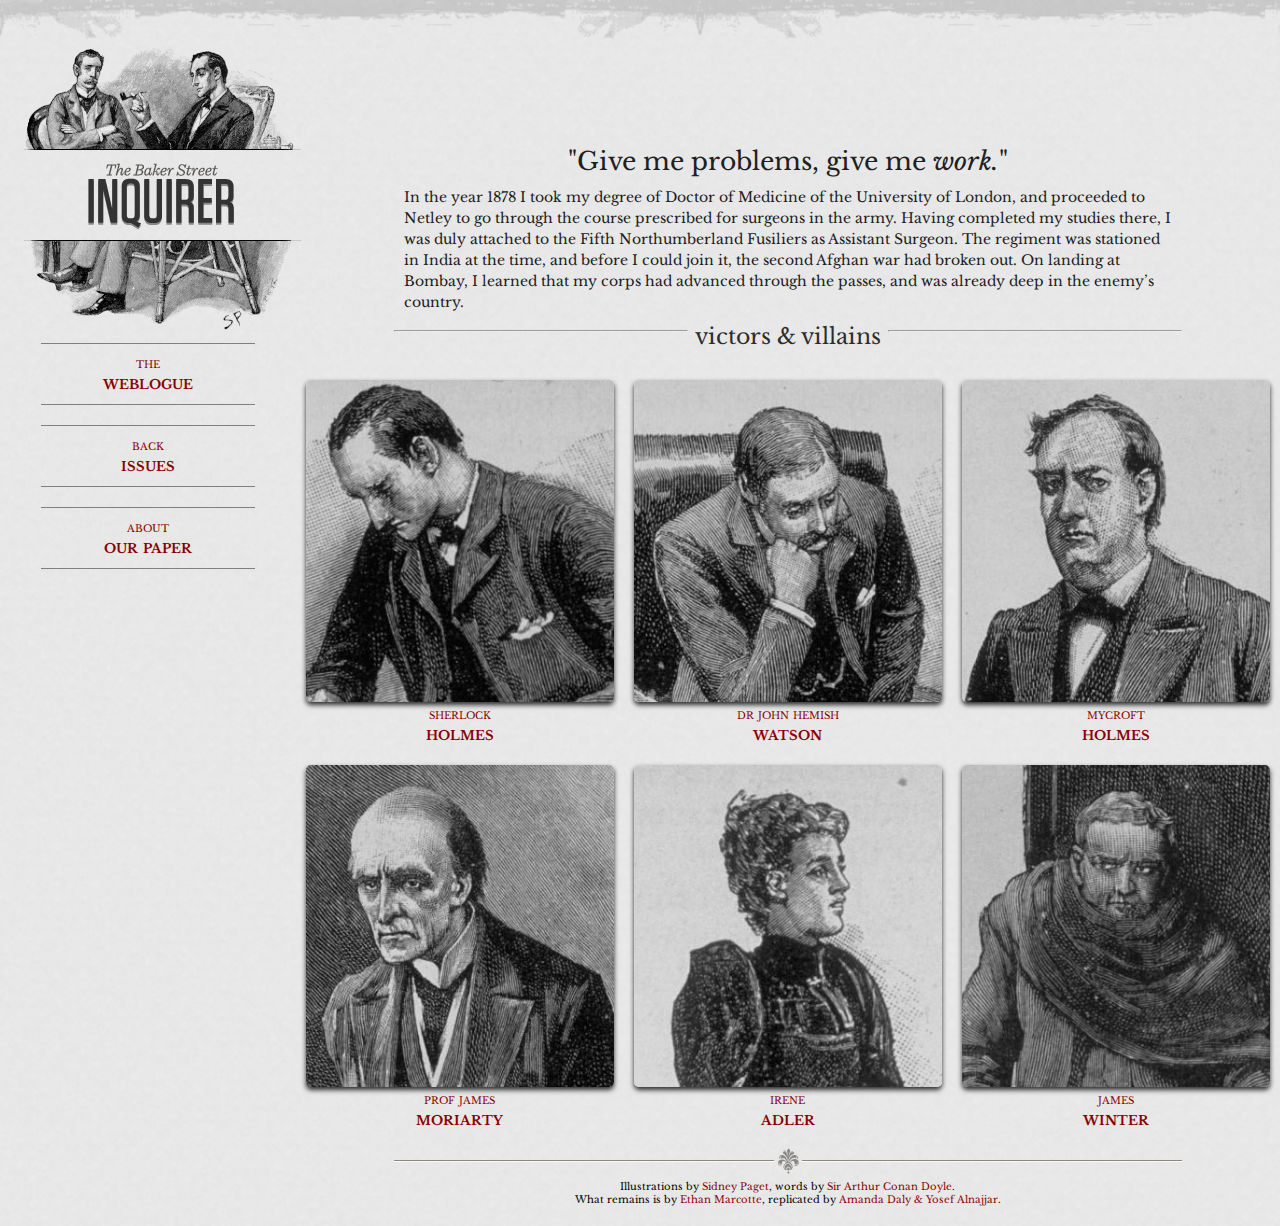
<file: exercici1/index.html>
<!DOCTYPE html>
<html>

<head>
    <meta charset="utf-8">
    <meta name="viewport" content="width=device-width">
    <link href="https://fonts.googleapis.com/css?family=Libre+Baskerville" rel="stylesheet">
    <link href="css/styles.css" rel="stylesheet" type="text/css">
    <link href="css/media.css" rel="stylesheet" type="text/css">
    <title>Baker Street Inquirer</title>
</head>

<body>
    <img class="rag" src="img/rag.png" alt="top of site texture">
    <div class="container">
        <div class="top">
            <div class="site-logo">
                <img class="site-logo-bg" src="img/logo-bg.png" alt="baker street logo background">
                <img class="site-logo-title" src="img/logo.png" alt="baker street inquirer">
            </div>

            <div class="nav">
                <div class="nav-link">
                    <a href="#" class="nav-link-hyper">
                        <p class="nav-link-hyper-sub" href="#">the</p>
                        <p class="nav-link-hyper-main" href="#">weblogue</p>
                    </a>
                </div>
                <div class="nav-link">
                    <a href="#" class="nav-link-hyper">
                        <p class="nav-link-hyper-sub">back</p>
                        <p class="nav-link-hyper-main">issues</p>
                    </a>
                </div>
                <div class="nav-link">
                    <a href="#" class="nav-link-hyper">
                        <p class="nav-link-hyper-sub">about</p>
                        <p class="nav-link-hyper-main">our paper</p>
                    </a>
                </div>
            </div>
        </div>
        <div class="content">
            <div class="header">
                <p class="header-title">"Give me problems, give me <em>work.</em>"</p>
                <p class="header-content">In the year 1878 I took my degree of Doctor of Medicine of the University of
                    London, and proceeded to Netley to go through the course prescribed for surgeons in the army. Having
                    completed my studies there, I was duly attached to the Fifth
                    Northumberland Fusiliers as Assistant Surgeon. The regiment was stationed in India at the time, and
                    before I could join it, the second Afghan war had broken out. On landing at Bombay, I learned that
                    my corps had advanced through the
                    passes, and was already deep in the enemy’s country.</p>
            </div>


            <div class="grid">
                <div class="grid-title">
                    <div class="grid-title-line">
                        <hr>
                    </div>
                    <p class="grid-title-text">victors &amp; villains</p>
                    <div class="grid-title-line">
                        <hr>
                    </div>
                </div>
            </div>
            <div class="grid-content">
                <div class="grid-content-tile">
                    <img class="grid-content-tile-img" src="img/sherlock-holmes.jpg" alt="Sherlock Holmes">
                    <p class="grid-content-tile-subtext">sherlock</p>
                    <p class="grid-content-tile-maintext">holmes</p>
                </div>
                <div class="grid-content-tile">
                    <img class="grid-content-tile-img" src="img/john-watson.jpg" alt="Doctor Watson">
                    <p class="grid-content-tile-subtext">dr john hemish</p>
                    <p class="grid-content-tile-maintext">watson</p>
                </div>
                <div class="grid-content-tile">
                    <img class="grid-content-tile-img" src="img/mycroft-holmes.jpg" alt="Mycroft Holmes">
                    <p class="grid-content-tile-subtext">mycroft</p>
                    <p class="grid-content-tile-maintext">holmes</p>
                </div>
                <div class="grid-content-tile">
                    <img class="grid-content-tile-img" src="img/james-moriarty.jpg" alt="James Moriarty">
                    <p class="grid-content-tile-subtext">prof james</p>
                    <p class="grid-content-tile-maintext">moriarty</p>
                </div>
                <div class="grid-content-tile">
                    <img class="grid-content-tile-img" src="img/irene-adler.jpg" alt="Irene Adler">
                    <p class="grid-content-tile-subtext">irene</p>
                    <p class="grid-content-tile-maintext">adler</p>
                </div>
                <div class="grid-content-tile">
                    <img class="grid-content-tile-img" src="img/james-winter.jpg" alt="James Winter">
                    <p class="grid-content-tile-subtext">james</p>
                    <p class="grid-content-tile-maintext">winter</p>
                </div>
            </div>

            <div class="footer">
                <p class="footer-text">Illustrations by <a href="#">Sidney Paget</a>, words by <a href="#">Sir Arthur
                        Conan Doyle</a>.</p>
                <p class="footer-text">What remains is by <a href="#">Ethan Marcotte</a>, replicated by <a
                        href="#">Amanda Daly & Yosef Alnajjar</a>.</p>
            </div>
        </div>
    </div>

    </div>
</body>

</html>
</file>
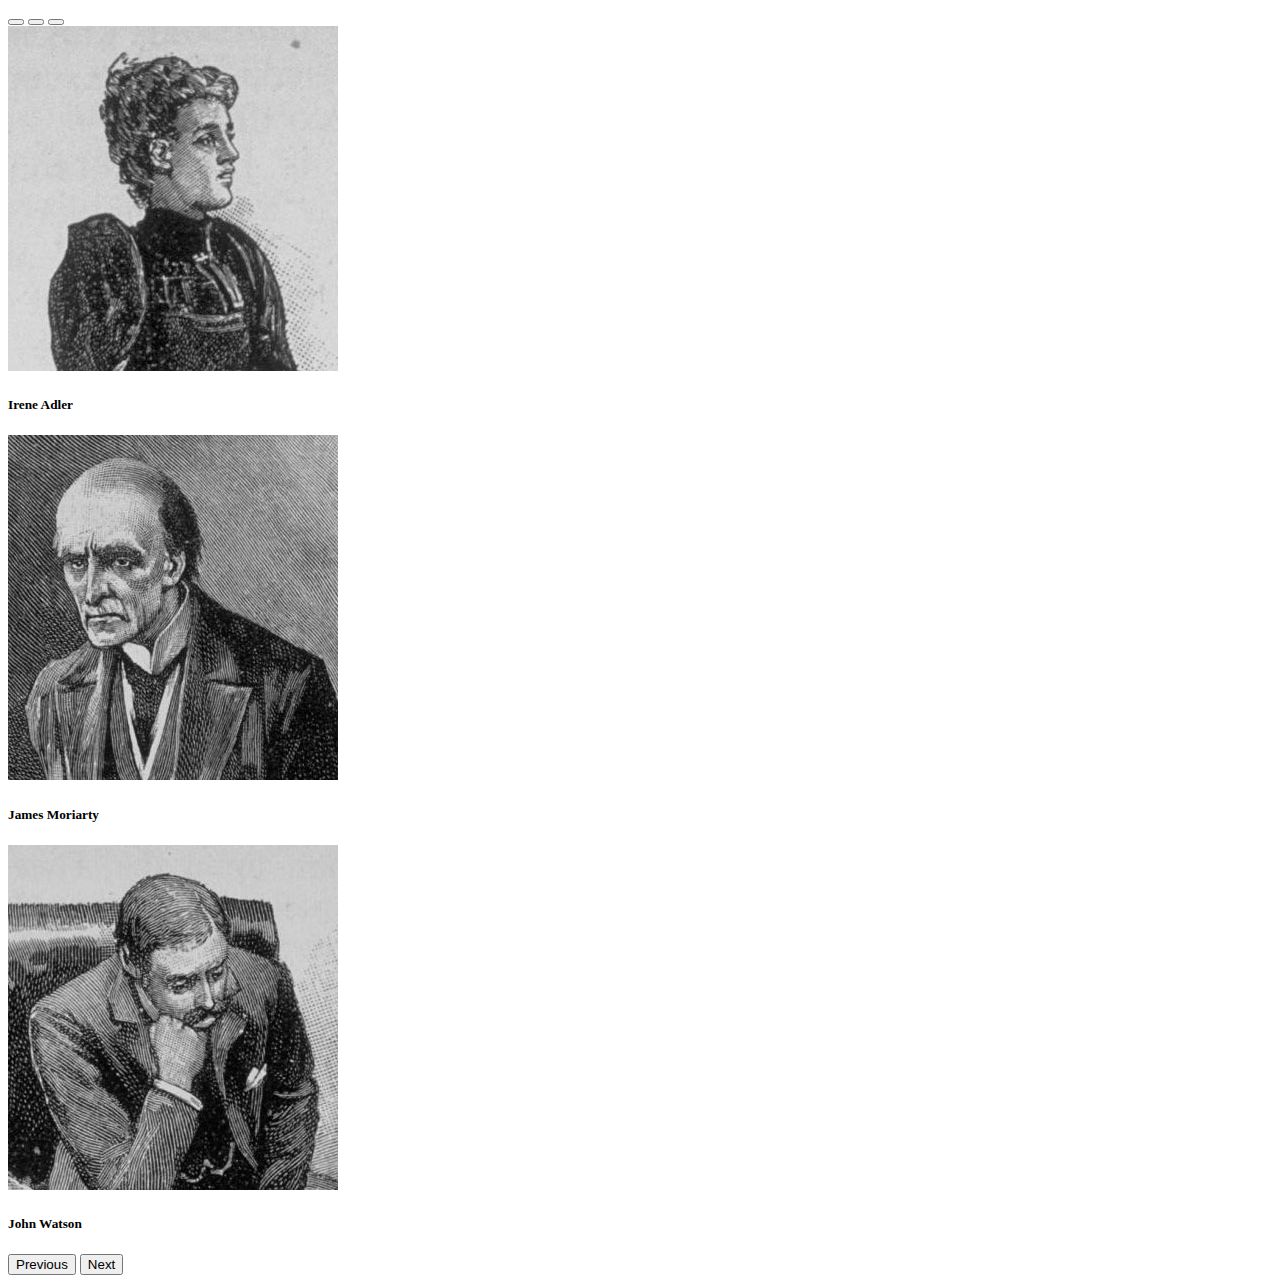
<file: exercici3/index.html>
<!DOCTYPE html>
<html lang="en">
<head>
    <meta charset="UTF-8">
    <meta http-equiv="X-UA-Compatible" content="IE=edge">
    <meta name="viewport" content="width=device-width, initial-scale=1.0">
    <title>Ejercicio 3 - Bootstrap</title>
    <link href="https://cdn.jsdelivr.net/npm/bootstrap@5.0.2/dist/css/bootstrap.min.css" rel="stylesheet" integrity="sha384-EVSTQN3/azprG1Anm3QDgpJLIm9Nao0Yz1ztcQTwFspd3yD65VohhpuuCOmLASjC" crossorigin="anonymous">
</head>
<body>
    
         
           
         

      <div id="carouselMain" class="carousel slide col-3 border border-5" data-bs-ride="carousel">
        <div class="carousel-indicators">
          <button type="button" data-bs-target="#carouselMain" data-bs-slide-to="0" class="active" aria-current="true" aria-label="Slide 1"></button>
          <button type="button" data-bs-target="#carouselMain" data-bs-slide-to="1" aria-label="Slide 2"></button>
          <button type="button" data-bs-target="#carouselMain" data-bs-slide-to="2" aria-label="Slide 3"></button>
        </div>
        <div class="carousel-inner">
          <div class="carousel-item active">
            <img src="./img/irene-adler.jpg" class="d-block w-100" alt="Irene Adler">
            <div class="carousel-caption d-none d-md-block">
              <h5 class="fw-bolder">Irene Adler</h5>
            </div>
          </div>
          <div class="carousel-item">
            <img src="./img/james-moriarty.jpg" class="d-block w-100" alt="James Moriarty">
            <div class="carousel-caption d-none d-md-block">
              <h5 class="fw-bolder">James Moriarty</h5>
            </div>
          </div>
          <div class="carousel-item">
            <img src="./img/john-watson.jpg" class="d-block w-100" alt="John Watson">
            <div class="carousel-caption d-none d-md-block">
              <h5 class="fw-bolder">John Watson</h5>
            </div>
          </div>
        </div>
        <button class="carousel-control-prev" type="button" data-bs-target="#carouselMain" data-bs-slide="prev">
          <span class="carousel-control-prev-icon" aria-hidden="true"></span>
          <span class="visually-hidden">Previous</span>
        </button>
        <button class="carousel-control-next" type="button" data-bs-target="#carouselMain" data-bs-slide="next">
          <span class="carousel-control-next-icon" aria-hidden="true"></span>
          <span class="visually-hidden">Next</span>
        </button>
      </div>
      <script src="https://cdn.jsdelivr.net/npm/bootstrap@5.2.0-beta1/dist/js/bootstrap.bundle.min.js" integrity="sha384-pprn3073KE6tl6bjs2QrFaJGz5/SUsLqktiwsUTF55Jfv3qYSDhgCecCxMW52nD2" crossorigin="anonymous"></script>
</body>
</html>
</file>
<file: exercici1/css/styles.css>
*,
*::before,
*::after {
    -webkit-box-sizing: border-box;
    -moz-box-sizing: border-box;
    box-sizing: border-box;
    margin: 0;
    padding: 0;
}

* {
    font-family: "Libre Baskerville";
}

html {
    font-size: 10px;
}

body {
    background-image: url("../img/bg.png");
    background-repeat: repeat;
    background-size: cover;
    max-width: 100vw;
}

a {
    text-decoration: none;
    color: #890101;
}

a:hover {
    color: red;
}

.rag {
    width: 100%;
}

.container {
    display: flex;
}

.top {
    width: 90%;
    display: flex;
    flex-direction: column;
    margin: 0 auto;
}

.site-logo {
    width: 25rem;
    display: block;
    margin: 0 auto;
}

.site-logo-title {
    position: absolute;
    display: block;
    margin-left: 6.5rem;
    margin-top: -17rem;
}

.nav {
    width: 90%;
    display: flex;
    flex-direction: column;
    align-items: center;
    margin: 0 auto;
}

.nav-link {
    width: 80%;
    border-top: 1px solid grey;
    border-bottom: 1px solid grey;
    margin: 1rem;
    padding: 1rem 0;
}

.nav-link-hyper-sub {
    text-align: center;
    font-size: 1.4rem;
    font-variant: small-caps;
    margin: 0px;
}

.nav-link-hyper-main {
    text-align: center;
    font-size: 1.8rem;
    font-weight: bolder;
    font-variant: small-caps;
    margin: 0px;
}

.nav-link-hyper {
    text-decoration: none;
    color: #890101;
}

.nav-link-hyper:hover {
    color: red;
}

.header {
    width: 80%;
    padding-top: 10rem;
    display: block;
    margin: 0 auto;
    color: rgb(32, 32, 32);
}

.header-title {
    text-align: center;
    font-size: 2.5rem;
}

.header-content {
    font-size: 1.4rem;
    line-height: 2.1rem;
    padding: 1rem;

}

.grid {
    width: 80%;
    margin: 0 auto;
}

.grid-title {
    display: flex;
    justify-content: space-between;
}

.grid-title-line {
    width: 50%;
    padding-top: .7rem;
}

.grid-title-text {
    font-size: 2.2rem;
    width: 30%;
    margin-top: 0px;
    margin-bottom: 0px;
    min-width: 20rem;
    text-align: center;
    color: #2d2d2d;
}

.grid-content {
    width: 100%;
    margin: 0 auto;
    margin-top: 2rem;
    display: grid;
    grid-template-columns: 1fr 1fr 1fr;
}

.grid-content-tile {
    margin: 1rem;
}

.grid-content-tile-img {
    width: 100%;
    border-radius: 5px;
    box-shadow: 0px 3px 5px #2d2d2d;
}

.grid-content-tile-subtext {
    margin-top: 0px;
    margin-bottom: 0px;
    font-size: 1.4rem;
    font-variant: small-caps;
    text-align: center;
    color: #890101;
}

.grid-content-tile-maintext {
    margin-top: 0px;
    margin-bottom: 0px;
    font-size: 1.8rem;
    font-weight: bold;
    font-variant: small-caps;
    text-align: center;
    color: #890101;
}

.footer {
    background-image: url("../img/ornament.png");
    background-repeat: no-repeat;
    background-position: top;
    width: 80%;
    display: block;
    margin-left: auto;
    margin-right: auto;
    text-align: center;
    margin-bottom: 2rem;
}

.footer-text {
    font-size: 1rem;
}

.footer-text:nth-of-type(1) {
    padding-top: 4rem;
    font-size: 1rem;
}
</file>
<file: exercici1/css/media.css>
@media (max-width: 600px) {
    /* your code should be written here  */
    /* Exercici 5 */

    .container {
        display: block;
    }

    /* Exercici 6*/
    .grid-content {
        display: block;
        padding: 0 50px;
    }
}

@media (max-width: 375px) {
    /* your code should be written here  */

/** Exercici 8 */
body {
background: none;
}

}
</file>
